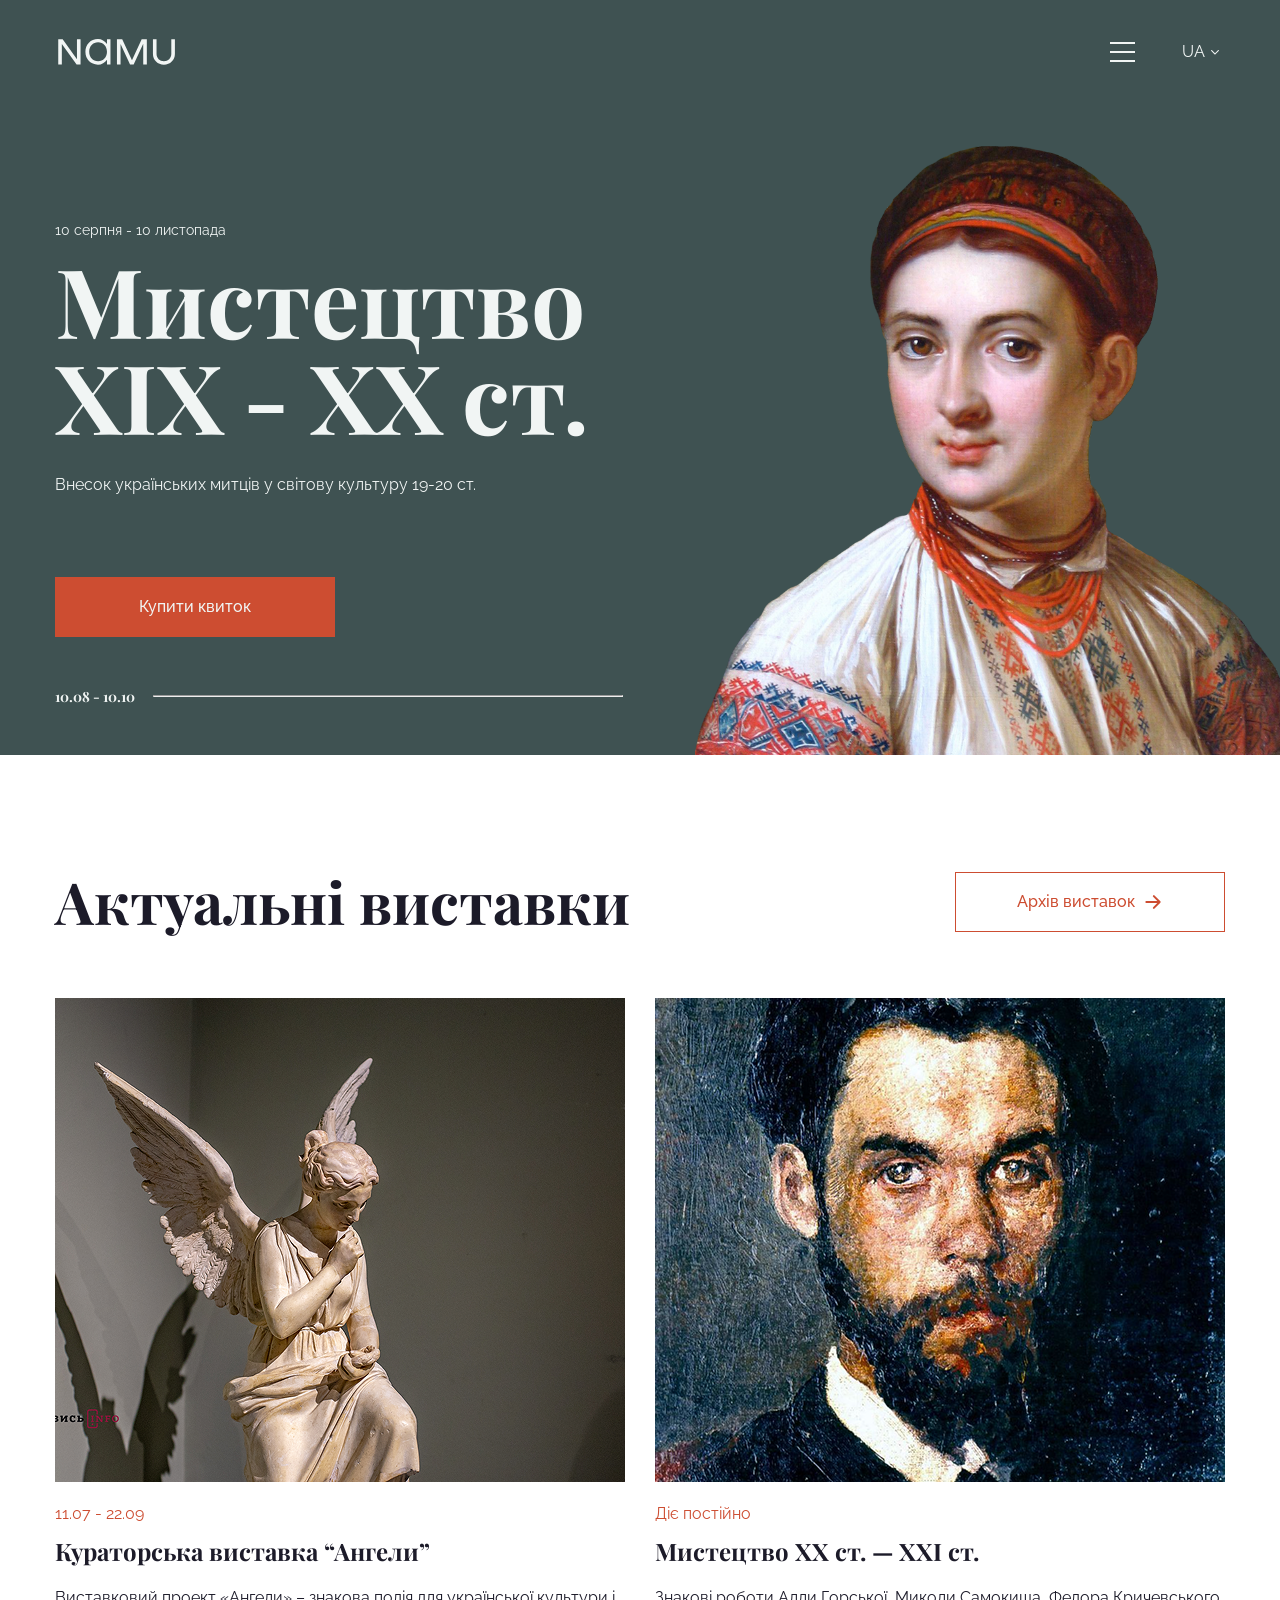
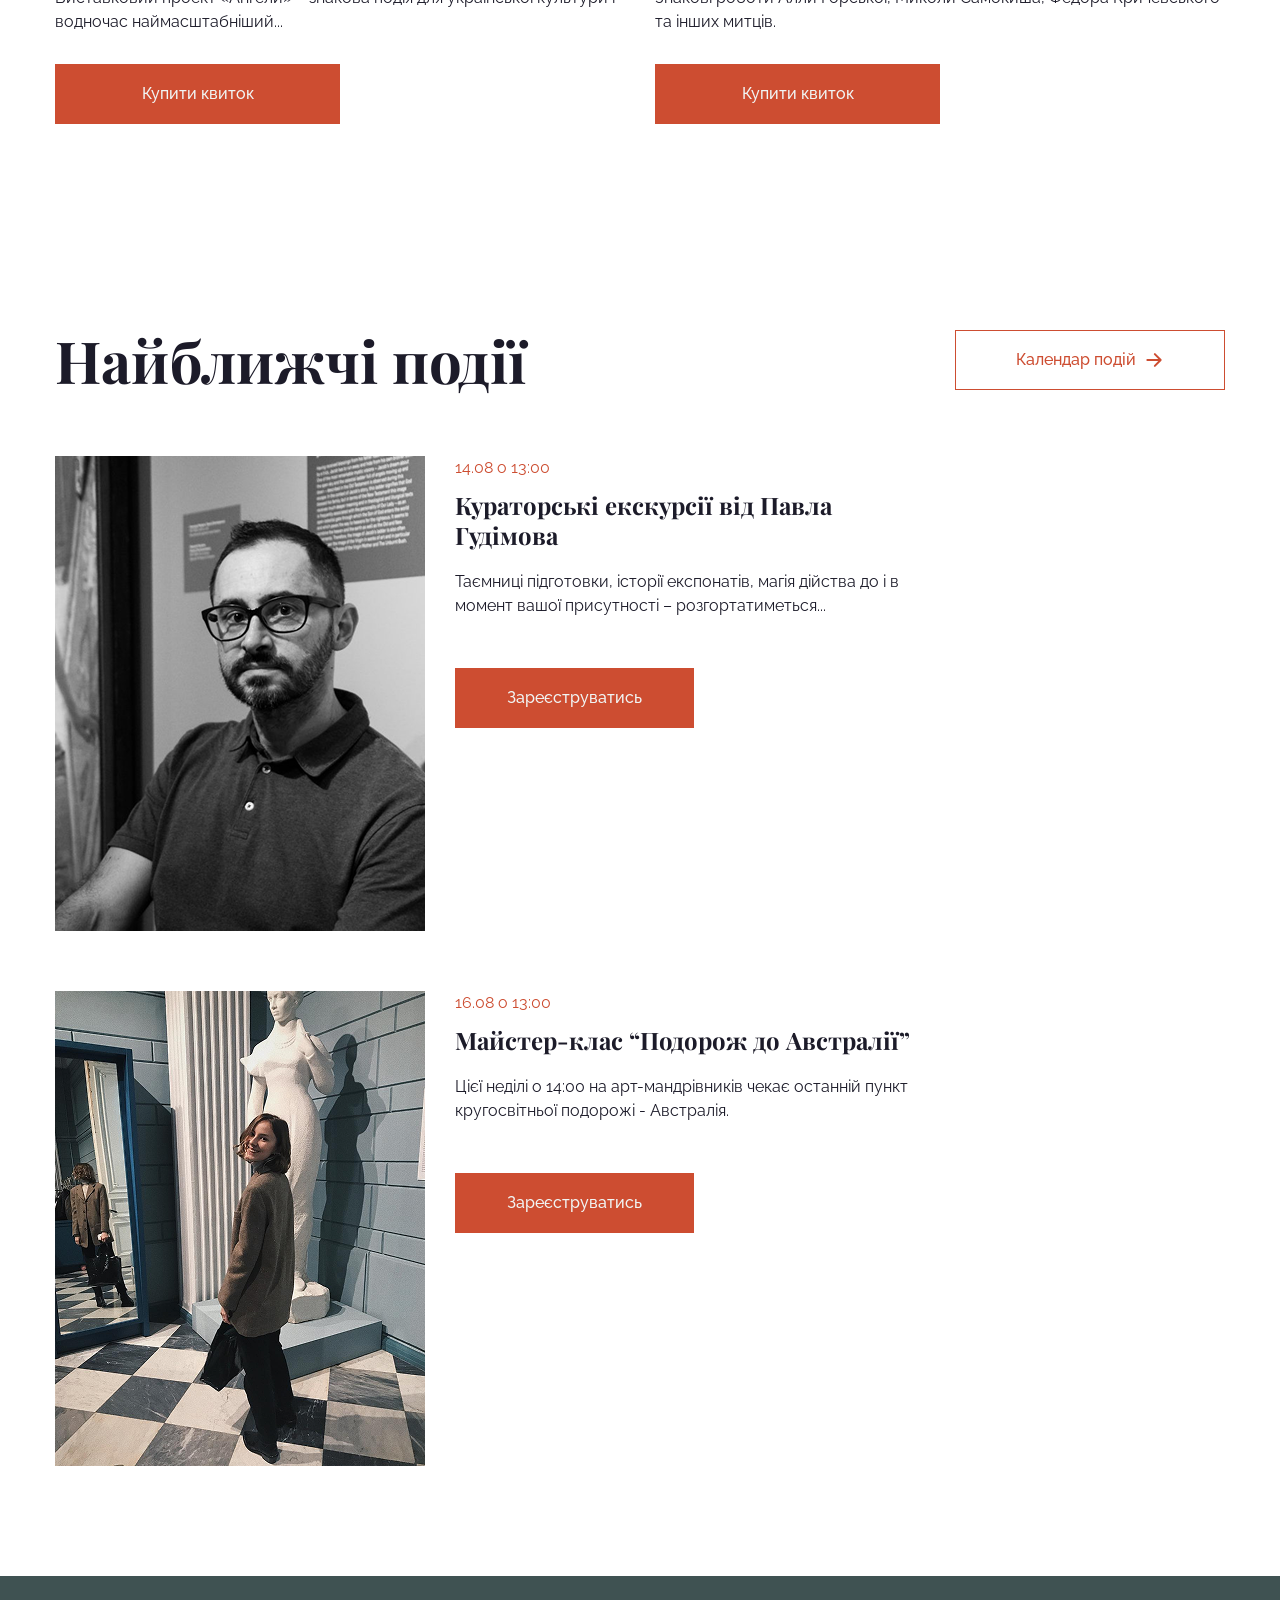
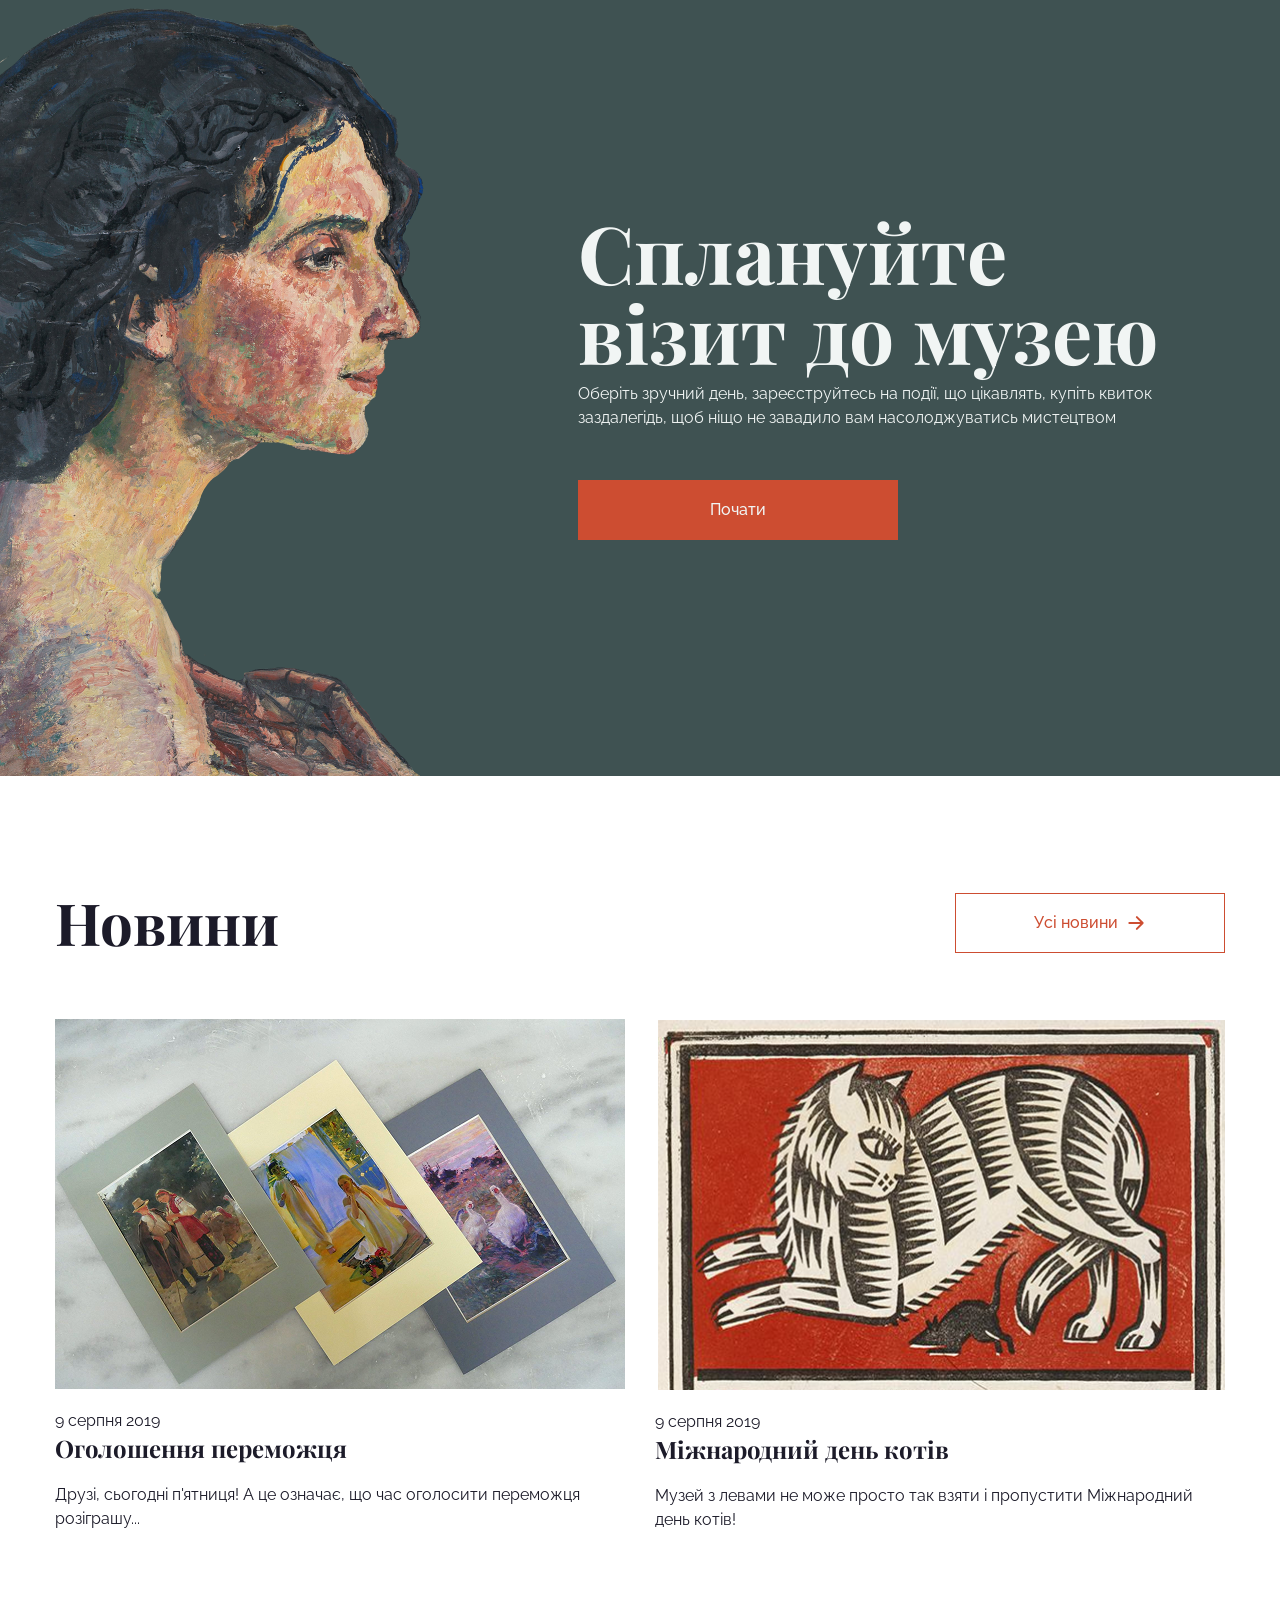
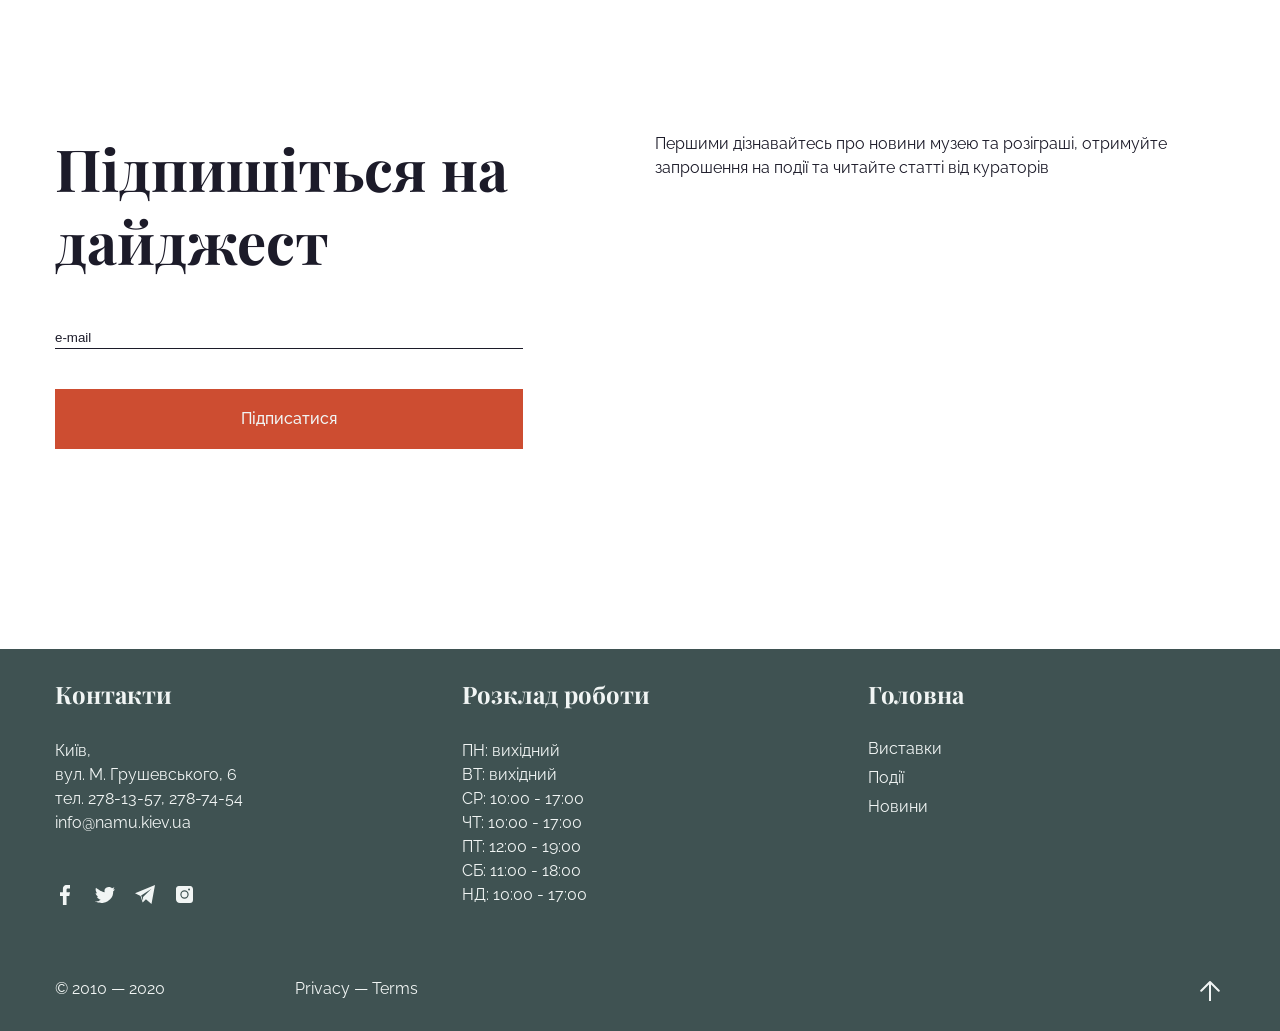
<file: index.html>
<!DOCTYPE html><html lang=en class=page><meta charset=UTF-8><meta name=viewport content="width=device-width, initial-scale=1.0"><title>НАМУ</title><link rel=stylesheet href=Museum_2.b0d431cf.css><body class=page__body>
    <header class=header id=header>
      <div class=header__top>
        <div class=top-bar>
          <a href=# class=top-bar__logo-link>
            <img class=top-bar__logo src=logo.38637782.svg alt=Logo>
          </a>
          <div class=top-bar__left>
            <div class=top-bar__language tabindex=0 aria-label="Change language">
              <span id=lang-label>UA</span>
              <span class="icon icon--dropdown"></span>
            </div>
            <a href=#menu class="icon icon--menu"></a>
          </div>
        </div>
      </div>
      <div class=header__content>
        <div class=header__content--text>
          <p class=text--additional>10 серпня - 10 листопада</p>
          <h1>Мистецтво XIX - XX ст.</h1>
          <p class=text--main>
            Внесок українських митців у світову культуру 19-20 ст.
          </p>
          <button class="button button--primary">Купити квиток</button>
        </div>
        <div class=header__content--date>
          <h6>10.08 - 10.10</h6>
          <hr>
        </div>
        <img class=header__image src=header-img-2x.50834a84.png alt="Header image">
      </div>
    </header>

    <aside class="menu page__menu" id=menu>
      <div class="menu__top top-bar">
        <a href=# class=top-bar__logo-link>
          <img src=logo.38637782.svg alt=Logo class=top-bar__logo>
        </a>
        <div class=top-bar__left>
          <div class=top-bar__language tabindex=0 aria-label="Change language">
            <span id=lang-label-menu>UA</span>
            <a href=# class="icon icon--dropdown"></a>
          </div>
          <a href=# class="icon icon--close"></a>
        </div>
      </div>
      <div class=menu__content>
        <div class=menu__content--options>
          <div class=menu__content--contacts>
            <div class=menu__content--info>
              <p class=text--additional>Розклад сьогодні</p>
              <p class="text--main text--main__bold">12:00 - 19:00</p>
            </div>
            <div class=menu__content--info>
              <p class=text--additional>Адреса</p>
              <p class="text--main text--main__bold">
                Київ, вул. М. Грушевського, 6
              </p>
            </div>
          </div>
          <nav class=nav>
            <ul class=nav__list>
              <li class=nav__item>
                <h3>
                  <a href=#current class=nav__link>
                    Актуальні виставки
                  </a>
                </h3>
              </li>
              <li class=nav__item>
                <h3>
                  <a href=#events class=nav__link>
                    Найближчі події
                  </a>
                </h3>
              </li>
              <li class=nav__item>
                <h3>
                  <a href=#news class=nav__link>
                    Новини
                  </a>
                </h3>
              </li>
            </ul>
          </nav>
          <hr>
          <button class="button button--primary">Купити квиток</button>
        </div>
        <img class=menu__content--image src=menu-img.2affa4ed.png alt="Menu image">
      </div>
    </aside>

    <a href=# class=page__overlay></a>

    <main class=main>
      <section id=current class=section>
        <div class=section__top>
          <h3>Актуальні виставки</h3>
          <button class="button button--secondary">
            <span>Архів виставок</span>
            <span class="icon icon--arrow"></span>
          </button>
        </div>
        <div class=section__current>
          <div class=section__current--block>
            <img src=sculpture.bf6baff9.png alt=sculpture class=section__current--image>
            <div class=section__current--text>
              <p class="section__current--text__date text--main">
                11.07 - 22.09
              </p>
              <h4>Кураторська виставка “Ангели”</h4>
              <p class=text--main>
                Виставковий проект «Ангели» – знакова подія для української
                культури і водночас наймасштабніший...
              </p>
            </div>
            <button class="button button--primary">Купити квиток</button>
          </div>
          <div class=section__current--block>
            <img src=portrait.0720ce53.png alt=portrait class=section__current--image>
            <div class=section__current--text>
              <p class="section__current--text__date text--main">
                Діє постійно
              </p>
              <h4>Мистецтво ХХ ст. — XXI ст.</h4>
              <p class=text--main>
                Знакові роботи Алли Горської, Миколи Самокиша, Федора
                Кричевського та інших митців.
              </p>
            </div>
            <button class="button button--primary">Купити квиток</button>
          </div>
          <button class="button button--secondary">
            <span>Архів виставок</span>
            <span class="icon icon--arrow"></span>
          </button>
        </div>
      </section>

      <section id=events class=section>
        <div class=section__top>
          <h3>Найближчі події</h3>
          <button class="button button--secondary">
            <span>Календар подій</span>
            <span class="icon icon--arrow"></span>
          </button>
        </div>
        <div class=section__events>
          <div class=section__events--block>
            <img src=guide.b0d28d16.png alt=Visit class=section__events--image>
            <div class=section__events--text>
              <p class="section__events--text__date text--main">
                14.08 о 13:00
              </p>
              <h4>Кураторські екскурсії від Павла Гудімова</h4>
              <p class=text--main>
                Таємниці підготовки, історії експонатів, магія дійства до і в
                момент вашої присутності – розгортатиметься...
              </p>
              <button class="button button--primary">Зареєструватись</button>
            </div>
          </div>
          <div class=section__events--block>
            <img src=visit.1bb56b02.png alt=Guide class=section__events--image>
            <div class=section__events--text>
              <p class="section__events--text__date text--main">
                16.08 о 13:00
              </p>
              <h4>Майстер-клас “Подорож до Австралії”</h4>
              <p class=text--main>
                Цієї неділі о 14:00 на арт-мандрівників чекає останній пункт
                кругосвітньої подорожі - Австралія.
              </p>
              <button class="button button--primary">Зареєструватись</button>
            </div>
          </div>
          <button class="button button--secondary">
            <span>Календар подій</span>
            <span class="icon icon--arrow"></span>
          </button>
        </div>
      </section>

      <section class=section id=plan>
        <div class=section__plan>
          <img src=plan.c23b8d00.png alt=Plan class=section__plan--image>
          <div class=section__plan--text>
            <h2>Сплануйте візит до музею</h2>
            <p class=text--main>
              Оберіть зручний день, зареєструйтесь на події, що цікавлять,
              купіть квиток заздалегідь, щоб ніщо не завадило вам
              насолоджуватись мистецтвом
            </p>
            <button class="button button--primary">Почати</button>
          </div>
        </div>
      </section>

      <section class=section id=news>
        <div class=section__top>
          <h3>Новини</h3>
          <button class="button button--secondary">
            <span>Усі новини</span>
            <span class="icon icon--arrow"></span>
          </button>
        </div>
        <div class=section__news>
          <div class=section__news--block>
            <img src=postcards.9cfe790f.png alt=sculpture class=section__news--image>
            <div class=section__news--text>
              <p class="section__news--text__date text--main">9 серпня 2019</p>
              <h4>Оголошення переможця</h4>
              <p class=text--main>
                Друзі, сьогодні п'ятниця! А це означає, що час оголосити
                переможця розіграшу...
              </p>
            </div>
          </div>
          <div class=section__news--block>
            <img src=cat.6738bbac.png alt=sculpture class=section__news--image>
            <div class=section__news--text>
              <p class="section__news--text__date text--main">9 серпня 2019</p>
              <h4>Міжнародний день котів</h4>
              <p class=text--main>
                Музей з левами не може просто так взяти і пропустити Міжнародний
                день котів!
              </p>
            </div>
          </div>
          <button class="button button--secondary">
            <span>Усі новини</span>
            <span class="icon icon--arrow"></span>
          </button>
        </div>
      </section>

      <section class=section id=subscribe>
        <div class=section__subscribe>
          <div class=section__subscribe--text>
            <h3>Підпишіться на дайджест</h3>
            <p class=text--main>
              Першими дізнавайтесь про новини музею та розіграші, отримуйте
              запрошення на події та читайте статті від кураторів
            </p>
          </div>
          <input type=email placeholder=e-mail>
          <button class="button button--primary">Підписатися</button>
        </div>
      </section>
    </main>

    <footer class=footer>
      <div class=footer__content>
        <div class=footer__content--contacts>
          <h4>Контакти</h4>
          <a target=_blank href="https://www.google.com/maps/place/National+Art+Museum+of+Ukraine/@50.4512392,30.532569,16z/data=!4m6!3m5!1s0x40d4ce524453048d:0x549e3a34119f524f!8m2!3d50.4494274!4d30.5306505!16s%2Fm%2F02prqms?entry=ttu&amp;g_ep=EgoyMDI1MDkzMC4wIKXMDSoASAFQAw%3D%3D" class=text--main>
            Київ,
            <br>
            вул. М. Грушевського, 6
          </a>
          <a target=_blank href=tel:278-13-57 class=text--main>
            тел. 278-13-57, 278-74-54
          </a>
          <a target=_blank href=mailto:info@namu.kiev.ua class=text--main>
            info@namu.kiev.ua
          </a>
          <div class=footer__content--social>
            <a target=_blank href=https://www.facebook.com/namu.museum/ class="icon icon--social-facebook"></a>
            <a target=_blank href=https://x.com/NAMU_120 class="icon icon--social-twitter"></a>
            <a target=_blank href=# class="icon icon--social-telegram"></a>
            <a target=_blank href=https://www.instagram.com/namu.museum/ class="icon icon--social-instagram"></a>
          </div>
        </div>
        <div class=footer__content--schedule>
          <h4>Розклад роботи</h4>
          <p class=text--main>
            ПН: вихідний
            <br>
            ВТ: вихідний
            <br>
            СР: 10:00 - 17:00
            <br>
            ЧТ: 10:00 - 17:00
            <br>
            ПТ: 12:00 - 19:00
            <br>
            СБ: 11:00 - 18:00
            <br>
            НД: 10:00 - 17:00
          </p>
        </div>
        <div class=footer__content--nav>
          <h4>Головна</h4>
          <nav>
            <a href=#current>Виставки</a>
            <a href=#events>Події</a>
            <a href=#news>Новини</a>
          </nav>
        </div>
      </div>
      <div class=footer__bottom>
        <p class=text--main>© 2010 — 2020</p>
        <a href=# class=text--main>
          Privacy — Terms
        </a>
        <a href=#header class="icon icon--scroll-up"></a>
      </div>
    </footer>
    <script src=Museum_2.e7df147d.js></script>
</file>
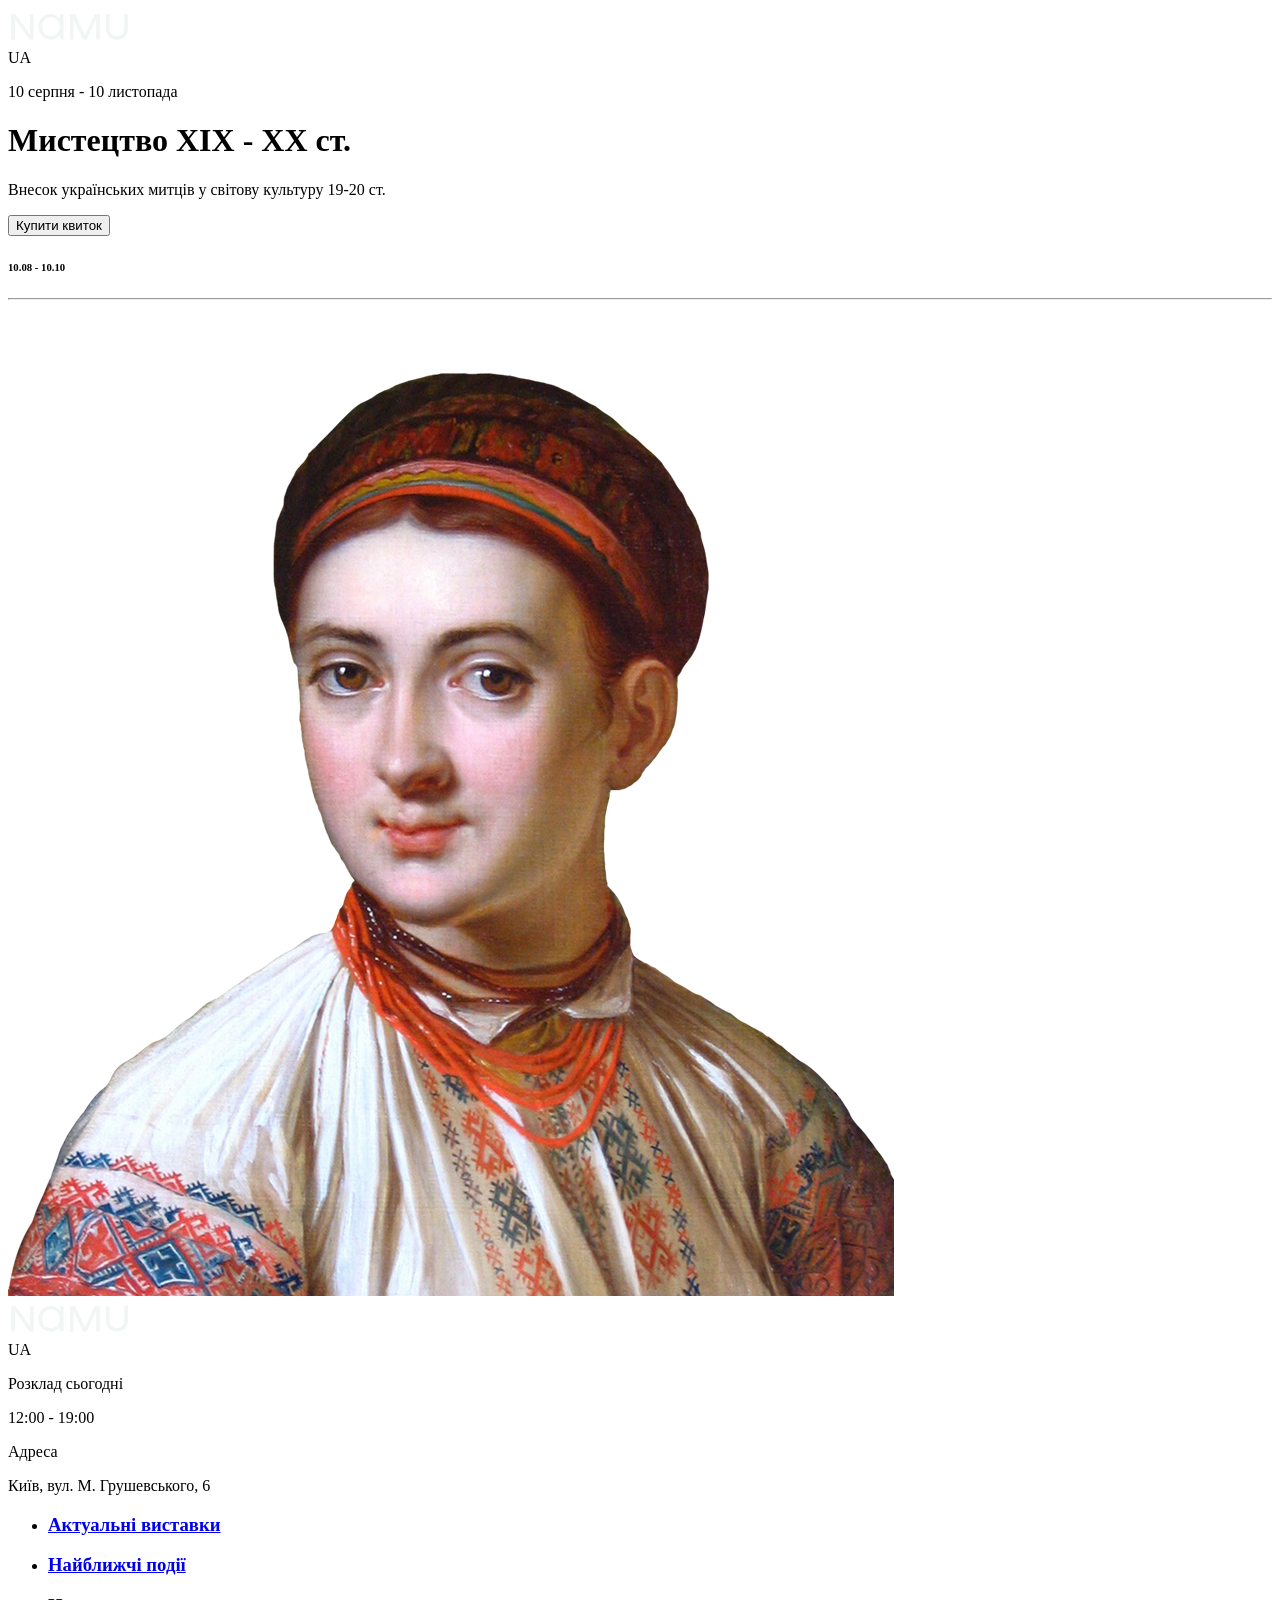
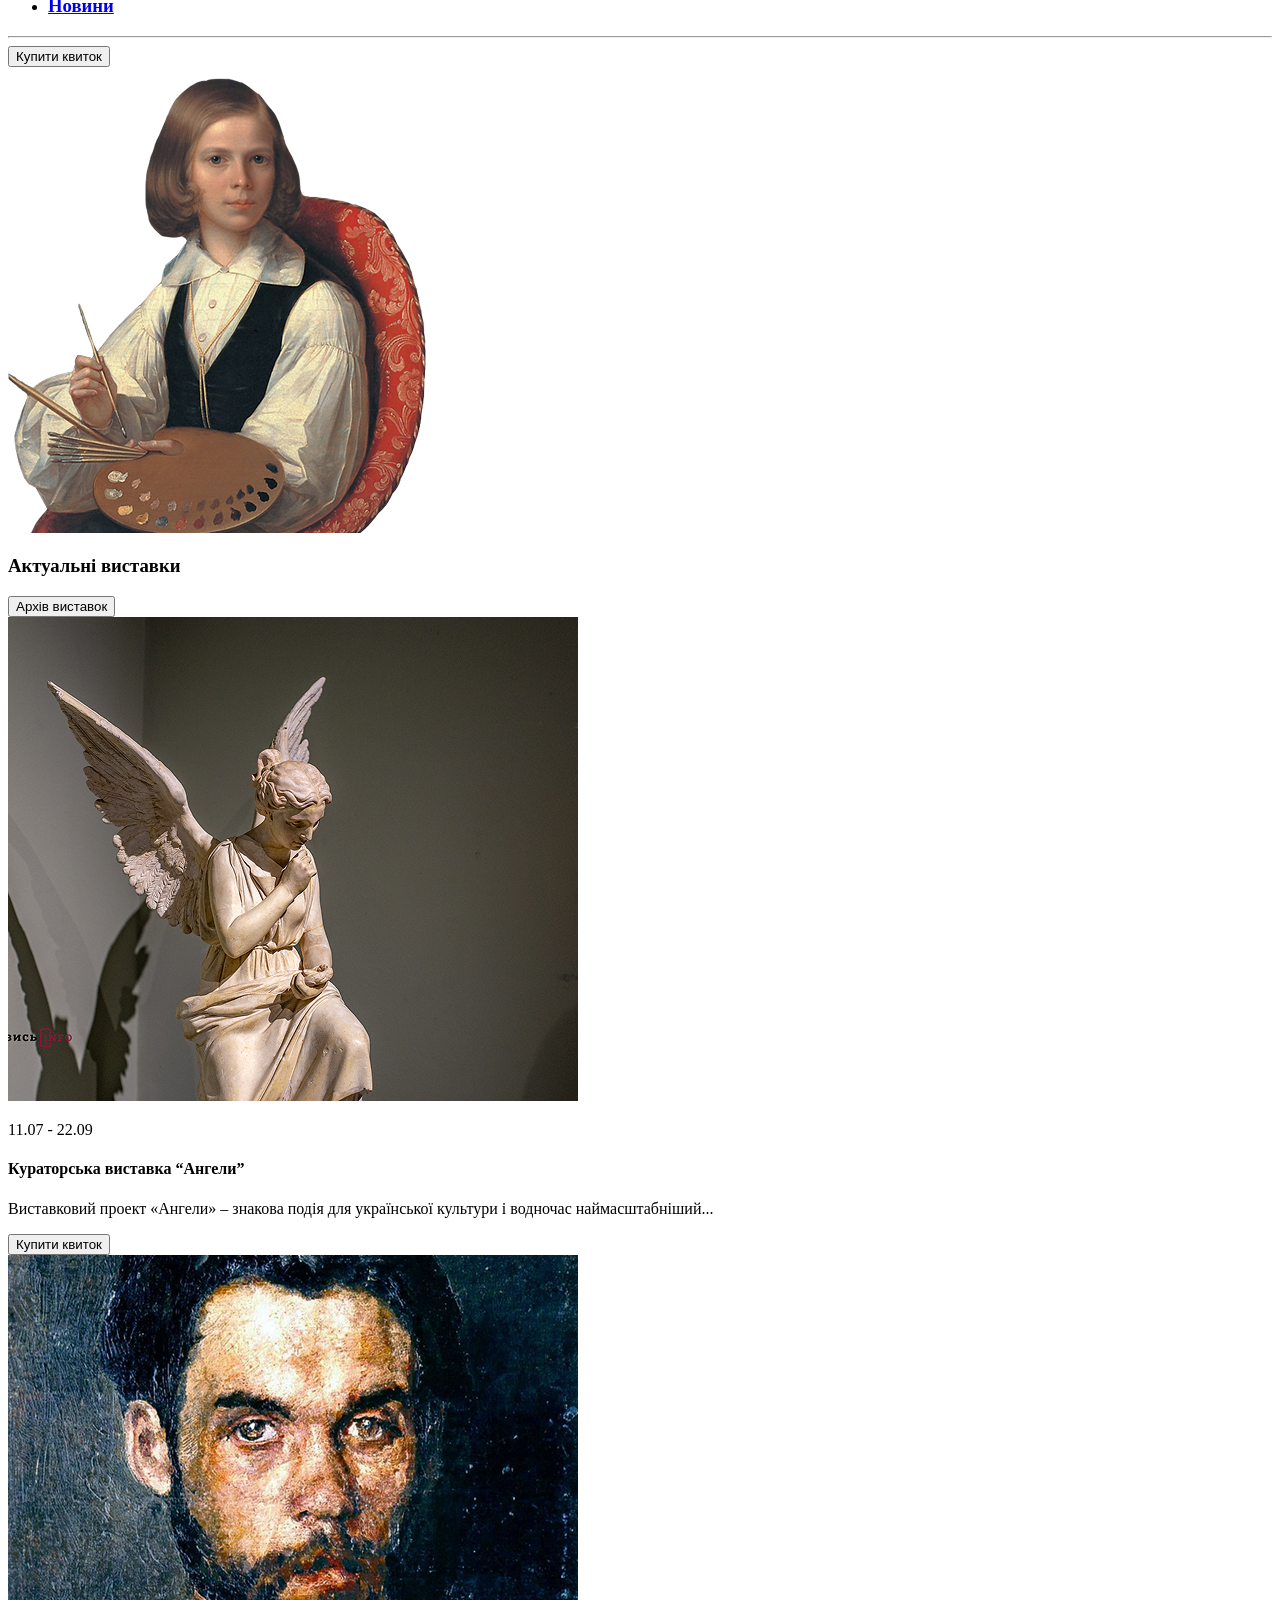
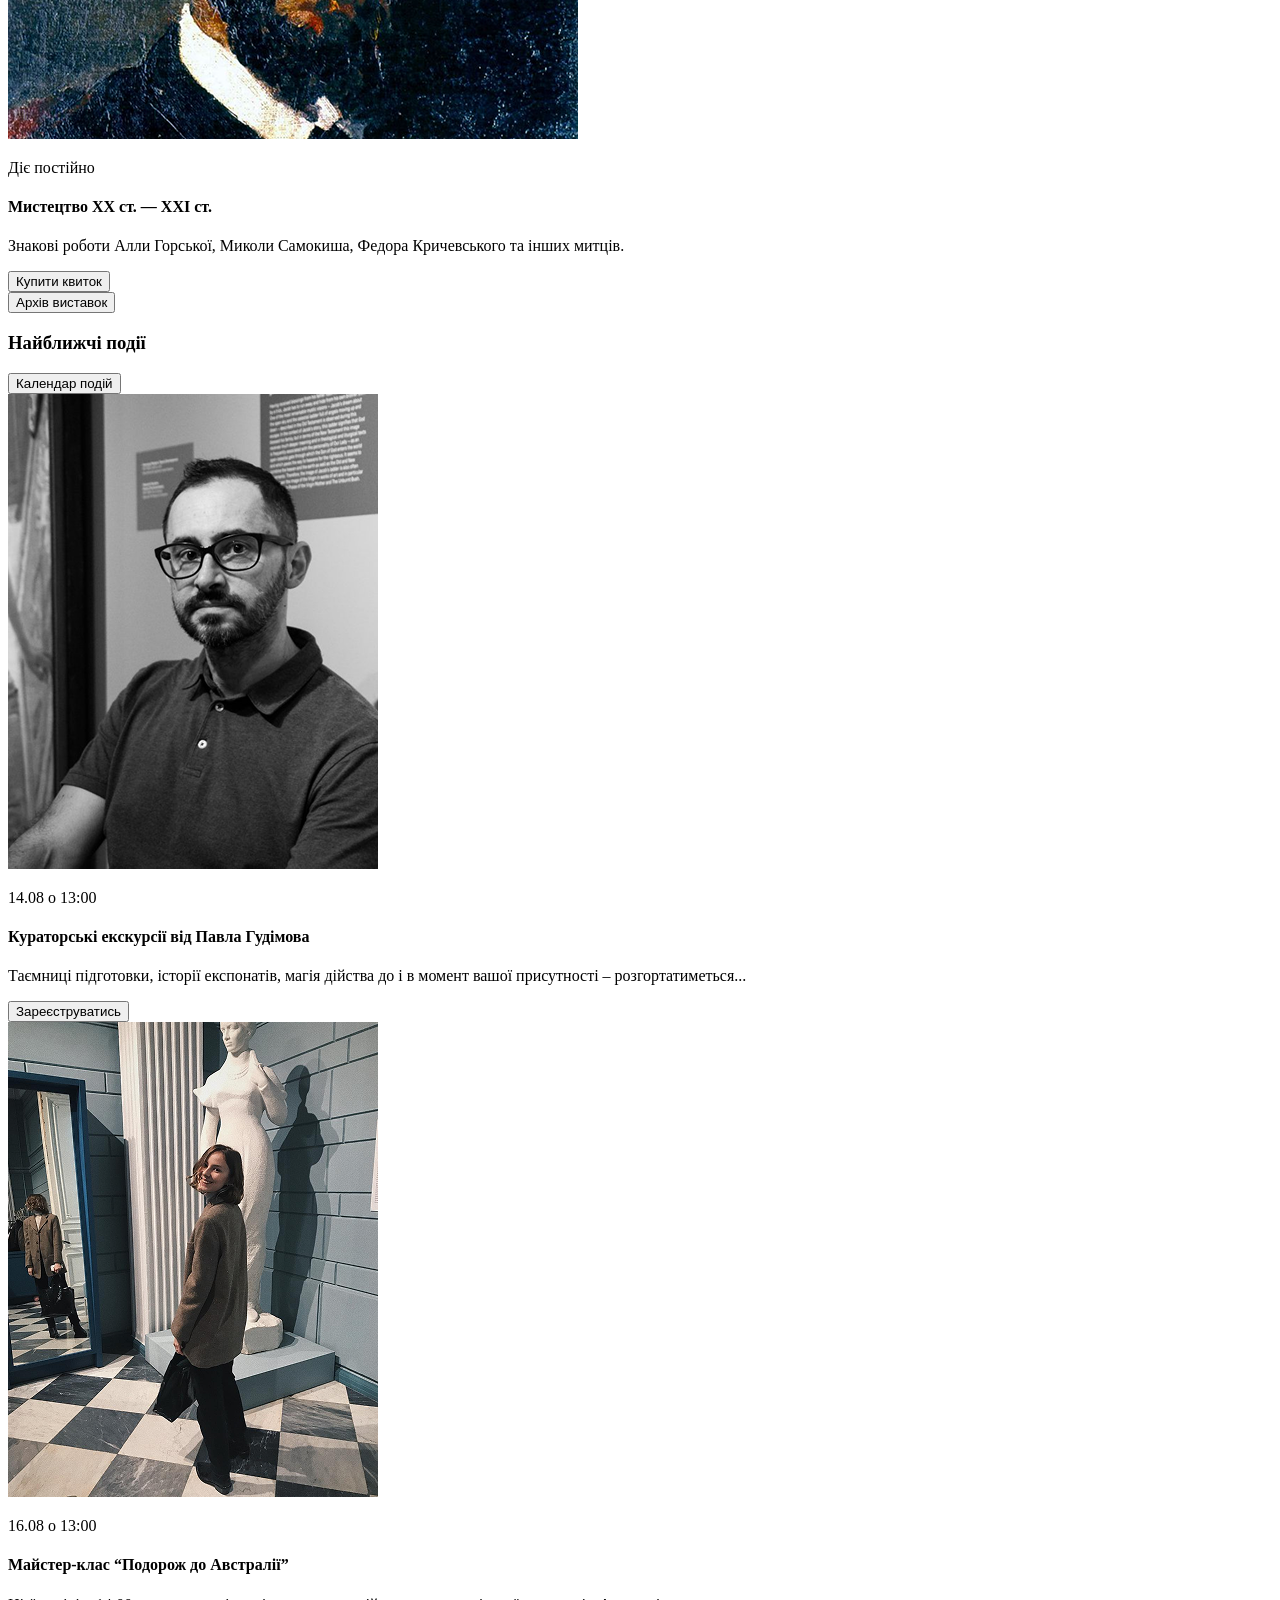
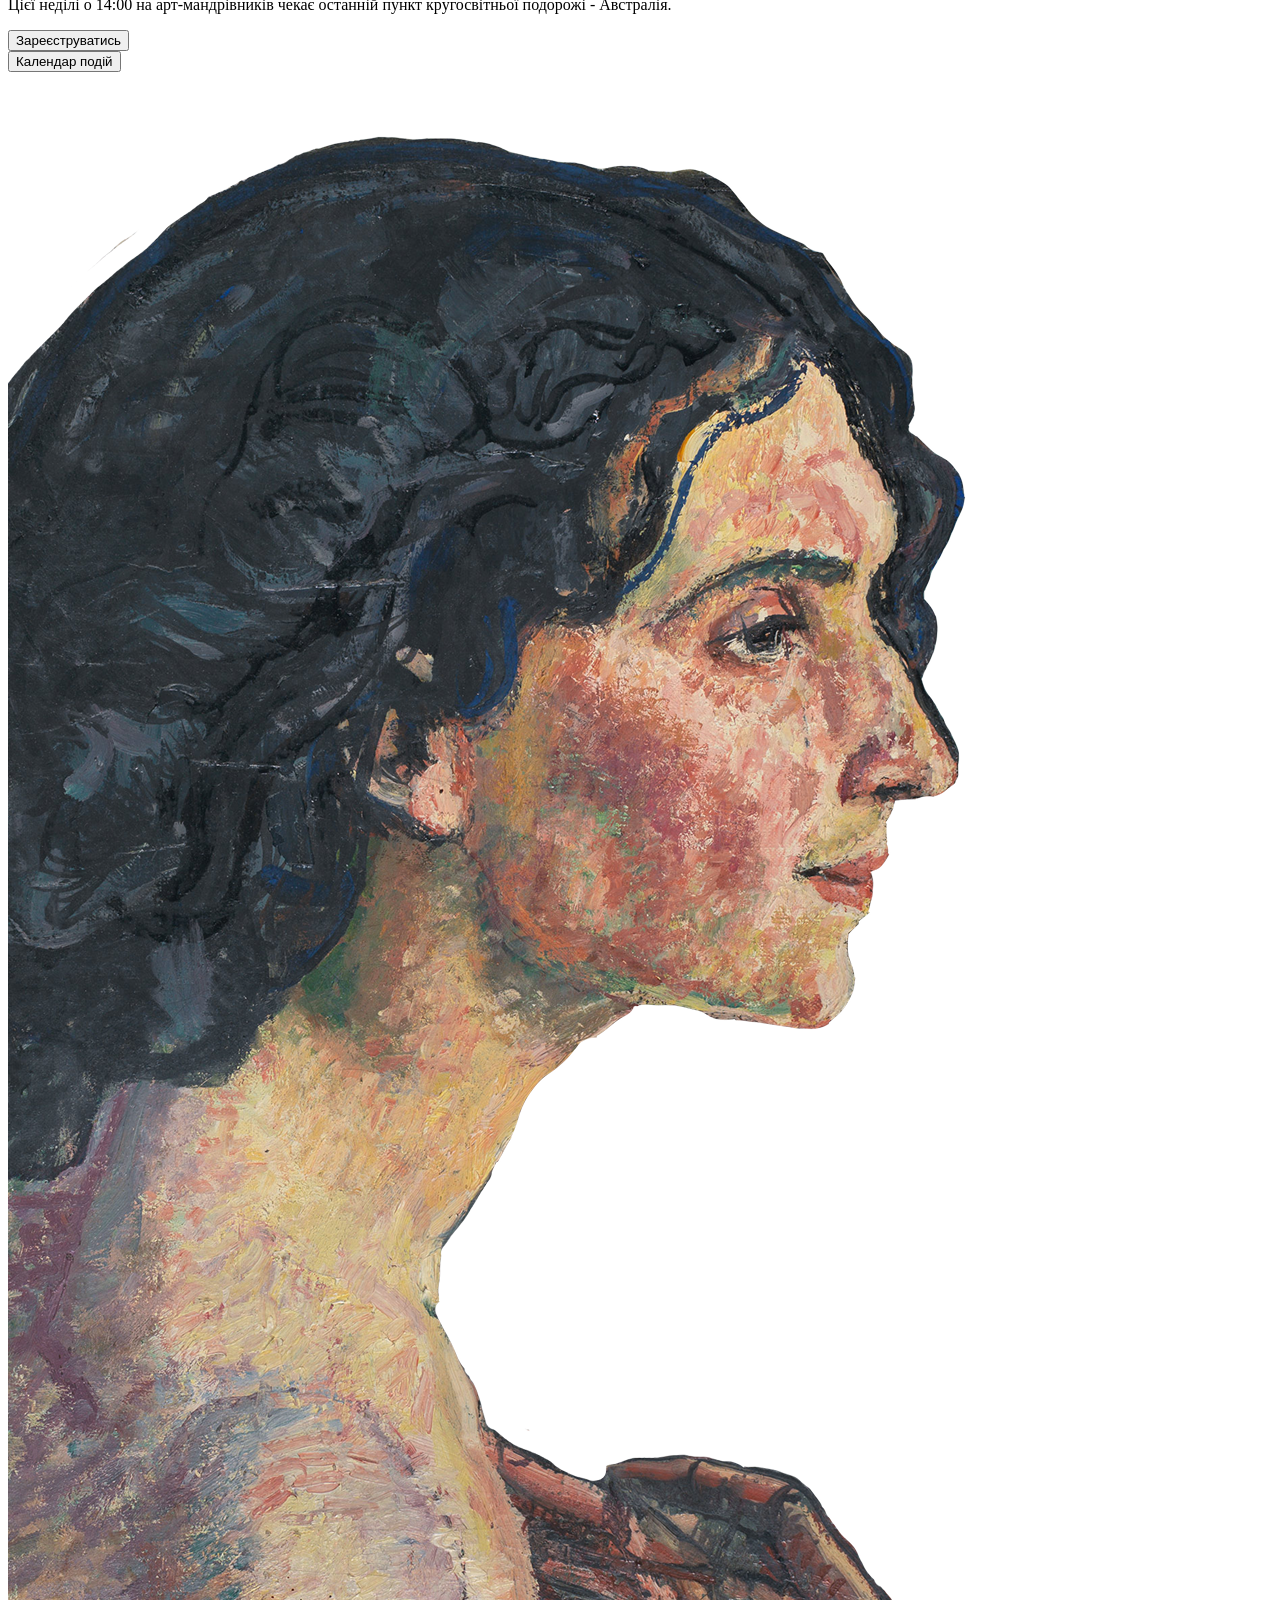
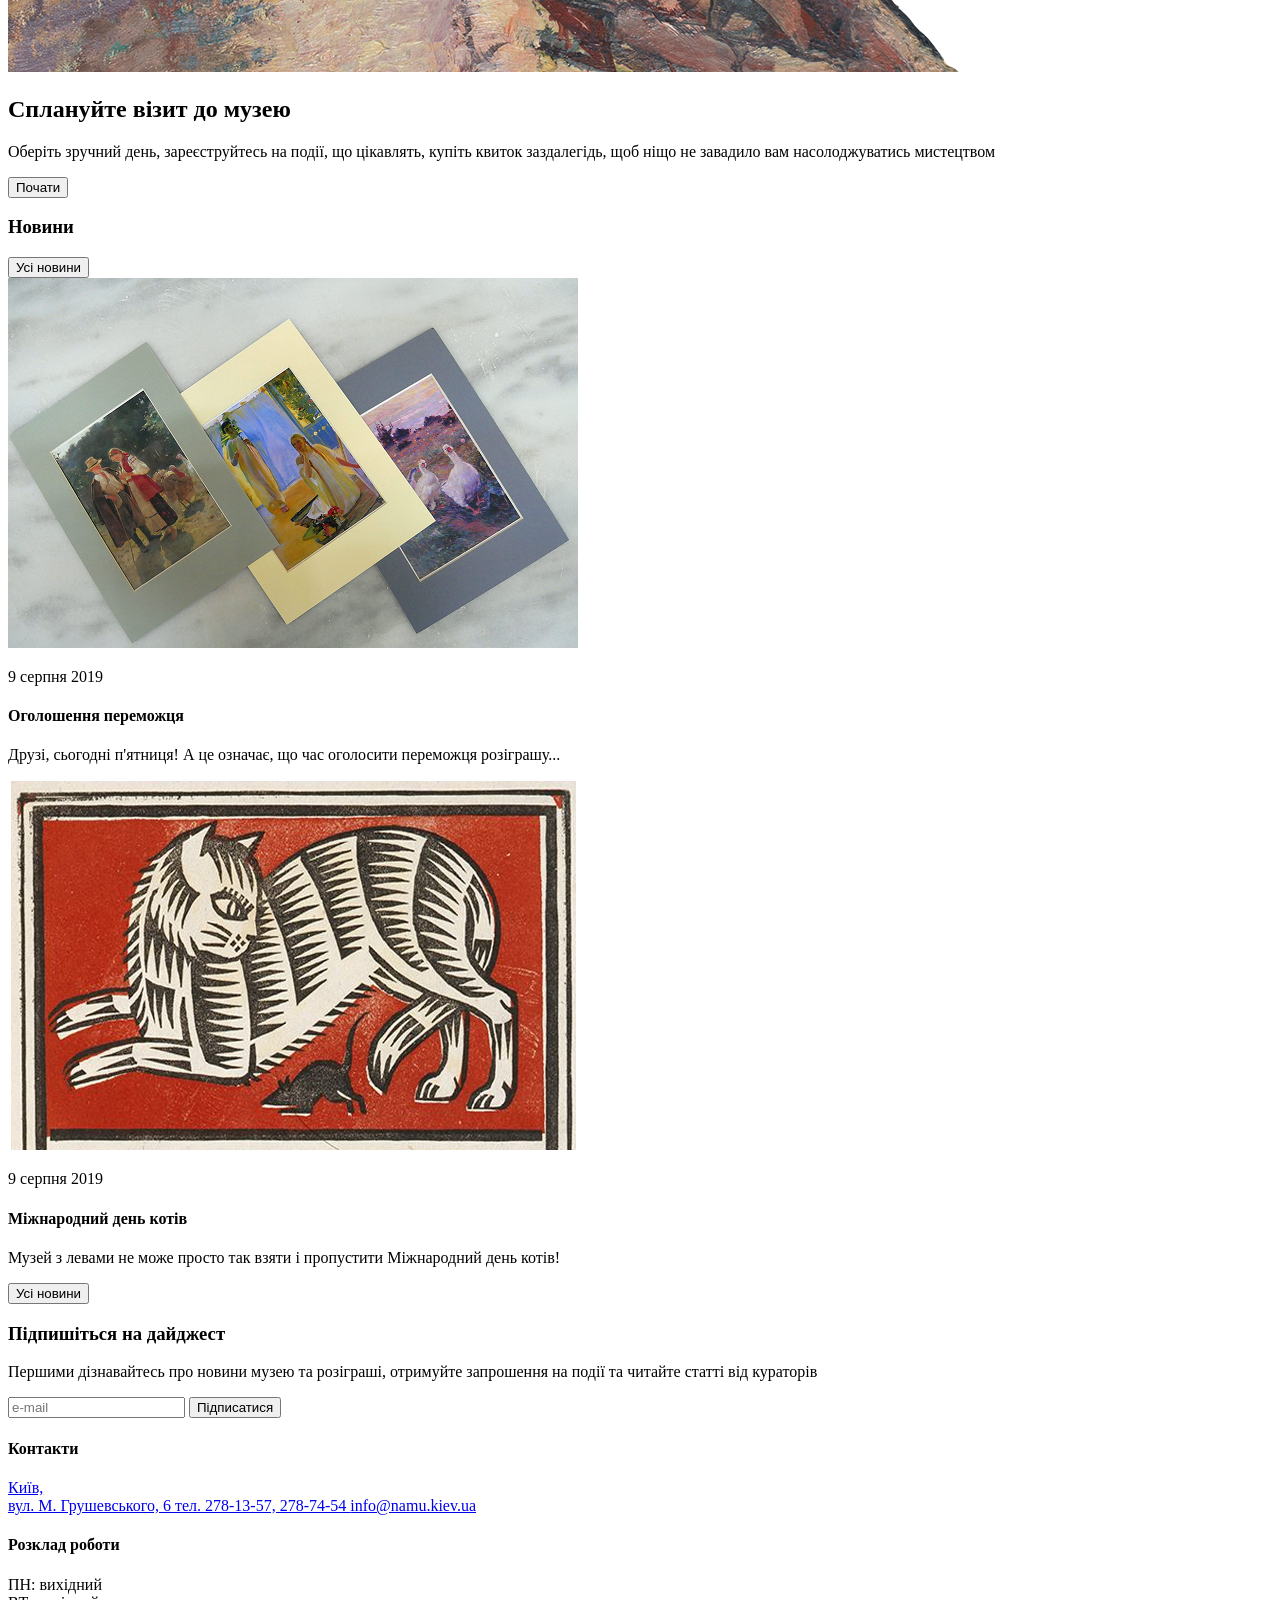
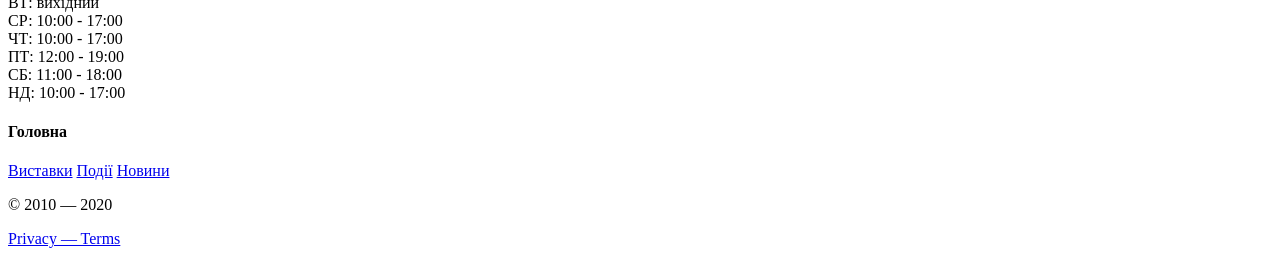
<file: src/index.html>
<!doctype html>
<html
  lang="en"
  class="page"
>
  <head>
    <meta charset="UTF-8" />
    <meta
      name="viewport"
      content="width=device-width, initial-scale=1.0"
    />
    <title>НАМУ</title>
    <link
      rel="stylesheet"
      href="./styles/main.scss"
    />
  </head>
  <body class="page__body">
    <header
      class="header"
      id="header"
    >
      <div class="header__top">
        <div class="top-bar">
          <a
            href="#"
            class="top-bar__logo-link"
          >
            <img
              class="top-bar__logo"
              src="./images/icons/logo.svg"
              alt="Logo"
            />
          </a>
          <div class="top-bar__left">
            <div
              class="top-bar__language"
              tabindex="0"
              aria-label="Change language"
            >
              <span id="lang-label">UA</span>
              <span class="icon icon--dropdown"></span>
            </div>
            <a
              href="#menu"
              class="icon icon--menu"
            ></a>
          </div>
        </div>
      </div>
      <div class="header__content">
        <div class="header__content--text">
          <p class="text--additional">10 серпня - 10 листопада</p>
          <h1>Мистецтво XIX - XX ст.</h1>
          <p class="text--main">
            Внесок українських митців у світову культуру 19-20 ст.
          </p>
          <button class="button button--primary">Купити квиток</button>
        </div>
        <div class="header__content--date">
          <h6>10.08 - 10.10</h6>
          <hr />
        </div>
        <img
          class="header__image"
          src="./images/header-img-2x.png"
          alt="Header image"
        />
      </div>
    </header>

    <aside
      class="page__menu menu"
      id="menu"
    >
      <div class="top-bar menu__top">
        <a
          href="#"
          class="top-bar__logo-link"
        >
          <img
            src="./images/icons/logo.svg"
            alt="Logo"
            class="top-bar__logo"
          />
        </a>
        <div class="top-bar__left">
          <div
            class="top-bar__language"
            tabindex="0"
            aria-label="Change language"
          >
            <span id="lang-label-menu">UA</span>
            <a
              href="#"
              class="icon icon--dropdown"
            ></a>
          </div>
          <a
            href="#"
            class="icon icon--close"
          ></a>
        </div>
      </div>
      <div class="menu__content">
        <div class="menu__content--options">
          <div class="menu__content--contacts">
            <div class="menu__content--info">
              <p class="text--additional">Розклад сьогодні</p>
              <p class="text--main text--main__bold">12:00 - 19:00</p>
            </div>
            <div class="menu__content--info">
              <p class="text--additional">Адреса</p>
              <p class="text--main text--main__bold">
                Київ, вул. М. Грушевського, 6
              </p>
            </div>
          </div>
          <nav class="nav">
            <ul class="nav__list">
              <li class="nav__item">
                <h3>
                  <a
                    href="#current"
                    class="nav__link"
                  >
                    Актуальні виставки
                  </a>
                </h3>
              </li>
              <li class="nav__item">
                <h3>
                  <a
                    href="#events"
                    class="nav__link"
                  >
                    Найближчі події
                  </a>
                </h3>
              </li>
              <li class="nav__item">
                <h3>
                  <a
                    href="#news"
                    class="nav__link"
                  >
                    Новини
                  </a>
                </h3>
              </li>
            </ul>
          </nav>
          <hr />
          <button class="button button--primary">Купити квиток</button>
        </div>
        <img
          class="menu__content--image"
          src="./images/menu-img.png"
          alt="Menu image"
        />
      </div>
    </aside>

    <a
      href="#"
      class="page__overlay"
    ></a>

    <main class="main">
      <section
        id="current"
        class="section"
      >
        <div class="section__top">
          <h3>Актуальні виставки</h3>
          <button class="button button--secondary">
            <span>Архів виставок</span>
            <span class="icon icon--arrow"></span>
          </button>
        </div>
        <div class="section__current">
          <div class="section__current--block">
            <img
              src="./images/sculpture.png"
              alt="sculpture"
              class="section__current--image"
            />
            <div class="section__current--text">
              <p class="text--main section__current--text__date">
                11.07 - 22.09
              </p>
              <h4>Кураторська виставка “Ангели”</h4>
              <p class="text--main">
                Виставковий проект «Ангели» – знакова подія для української
                культури і водночас наймасштабніший...
              </p>
            </div>
            <button class="button button--primary">Купити квиток</button>
          </div>
          <div class="section__current--block">
            <img
              src="./images/portrait.png"
              alt="portrait"
              class="section__current--image"
            />
            <div class="section__current--text">
              <p class="text--main section__current--text__date">
                Діє постійно
              </p>
              <h4>Мистецтво ХХ ст. — XXI ст.</h4>
              <p class="text--main">
                Знакові роботи Алли Горської, Миколи Самокиша, Федора
                Кричевського та інших митців.
              </p>
            </div>
            <button class="button button--primary">Купити квиток</button>
          </div>
          <button class="button button--secondary">
            <span>Архів виставок</span>
            <span class="icon icon--arrow"></span>
          </button>
        </div>
      </section>

      <section
        id="events"
        class="section"
      >
        <div class="section__top">
          <h3>Найближчі події</h3>
          <button class="button button--secondary">
            <span>Календар подій</span>
            <span class="icon icon--arrow"></span>
          </button>
        </div>
        <div class="section__events">
          <div class="section__events--block">
            <img
              src="./images/guide.png"
              alt="Visit"
              class="section__events--image"
            />
            <div class="section__events--text">
              <p class="text--main section__events--text__date">
                14.08 о 13:00
              </p>
              <h4>Кураторські екскурсії від Павла Гудімова</h4>
              <p class="text--main">
                Таємниці підготовки, історії експонатів, магія дійства до і в
                момент вашої присутності – розгортатиметься...
              </p>
              <button class="button button--primary">Зареєструватись</button>
            </div>
          </div>
          <div class="section__events--block">
            <img
              src="./images/visit.png"
              alt="Guide"
              class="section__events--image"
            />
            <div class="section__events--text">
              <p class="text--main section__events--text__date">
                16.08 о 13:00
              </p>
              <h4>Майстер-клас “Подорож до Австралії”</h4>
              <p class="text--main">
                Цієї неділі о 14:00 на арт-мандрівників чекає останній пункт
                кругосвітньої подорожі - Австралія.
              </p>
              <button class="button button--primary">Зареєструватись</button>
            </div>
          </div>
          <button class="button button--secondary">
            <span>Календар подій</span>
            <span class="icon icon--arrow"></span>
          </button>
        </div>
      </section>

      <section
        class="section"
        id="plan"
      >
        <div class="section__plan">
          <img
            src="./images/plan.png"
            alt="Plan"
            class="section__plan--image"
          />
          <div class="section__plan--text">
            <h2>Сплануйте візит до музею</h2>
            <p class="text--main">
              Оберіть зручний день, зареєструйтесь на події, що цікавлять,
              купіть квиток заздалегідь, щоб ніщо не завадило вам
              насолоджуватись мистецтвом
            </p>
            <button class="button button--primary">Почати</button>
          </div>
        </div>
      </section>

      <section
        class="section"
        id="news"
      >
        <div class="section__top">
          <h3>Новини</h3>
          <button class="button button--secondary">
            <span>Усі новини</span>
            <span class="icon icon--arrow"></span>
          </button>
        </div>
        <div class="section__news">
          <div class="section__news--block">
            <img
              src="./images/postcards.png"
              alt="sculpture"
              class="section__news--image"
            />
            <div class="section__news--text">
              <p class="text--main section__news--text__date">9 серпня 2019</p>
              <h4>Оголошення переможця</h4>
              <p class="text--main">
                Друзі, сьогодні п'ятниця! А це означає, що час оголосити
                переможця розіграшу...
              </p>
            </div>
          </div>
          <div class="section__news--block">
            <img
              src="./images/cat.png"
              alt="sculpture"
              class="section__news--image"
            />
            <div class="section__news--text">
              <p class="text--main section__news--text__date">9 серпня 2019</p>
              <h4>Міжнародний день котів</h4>
              <p class="text--main">
                Музей з левами не може просто так взяти і пропустити Міжнародний
                день котів!
              </p>
            </div>
          </div>
          <button class="button button--secondary">
            <span>Усі новини</span>
            <span class="icon icon--arrow"></span>
          </button>
        </div>
      </section>

      <section
        class="section"
        id="subscribe"
      >
        <div class="section__subscribe">
          <div class="section__subscribe--text">
            <h3>Підпишіться на дайджест</h3>
            <p class="text--main">
              Першими дізнавайтесь про новини музею та розіграші, отримуйте
              запрошення на події та читайте статті від кураторів
            </p>
          </div>
          <input
            type="email"
            placeholder="e-mail"
          />
          <button class="button button--primary">Підписатися</button>
        </div>
      </section>
    </main>

    <footer class="footer">
      <div class="footer__content">
        <div class="footer__content--contacts">
          <h4>Контакти</h4>
          <a
            target="_blank"
            href="https://www.google.com/maps/place/National+Art+Museum+of+Ukraine/@50.4512392,30.532569,16z/data=!4m6!3m5!1s0x40d4ce524453048d:0x549e3a34119f524f!8m2!3d50.4494274!4d30.5306505!16s%2Fm%2F02prqms?entry=ttu&g_ep=EgoyMDI1MDkzMC4wIKXMDSoASAFQAw%3D%3D"
            class="text--main"
          >
            Київ,
            <br />
            вул. М. Грушевського, 6
          </a>
          <a
            target="_blank"
            href="tel:278-13-57"
            class="text--main"
          >
            тел. 278-13-57, 278-74-54
          </a>
          <a
            target="_blank"
            href="mailto:info@namu.kiev.ua"
            class="text--main"
          >
            info@namu.kiev.ua
          </a>
          <div class="footer__content--social">
            <a
              target="_blank"
              href="https://www.facebook.com/namu.museum/"
              class="icon icon--social-facebook"
            ></a>
            <a
              target="_blank"
              href="https://x.com/NAMU_120"
              class="icon icon--social-twitter"
            ></a>
            <a
              target="_blank"
              href="#"
              class="icon icon--social-telegram"
            ></a>
            <a
              target="_blank"
              href="https://www.instagram.com/namu.museum/"
              class="icon icon--social-instagram"
            ></a>
          </div>
        </div>
        <div class="footer__content--schedule">
          <h4>Розклад роботи</h4>
          <p class="text--main">
            ПН: вихідний
            <br />
            ВТ: вихідний
            <br />
            СР: 10:00 - 17:00
            <br />
            ЧТ: 10:00 - 17:00
            <br />
            ПТ: 12:00 - 19:00
            <br />
            СБ: 11:00 - 18:00
            <br />
            НД: 10:00 - 17:00
          </p>
        </div>
        <div class="footer__content--nav">
          <h4>Головна</h4>
          <nav>
            <a href="#current">Виставки</a>
            <a href="#events">Події</a>
            <a href="#news">Новини</a>
          </nav>
        </div>
      </div>
      <div class="footer__bottom">
        <p class="text--main">© 2010 — 2020</p>
        <a
          href="#"
          class="text--main"
        >
          Privacy — Terms
        </a>
        <a
          href="#header"
          class="icon icon--scroll-up"
        ></a>
      </div>
    </footer>
    <script src="scripts/main.js"></script>
  </body>
</html>
</file>
